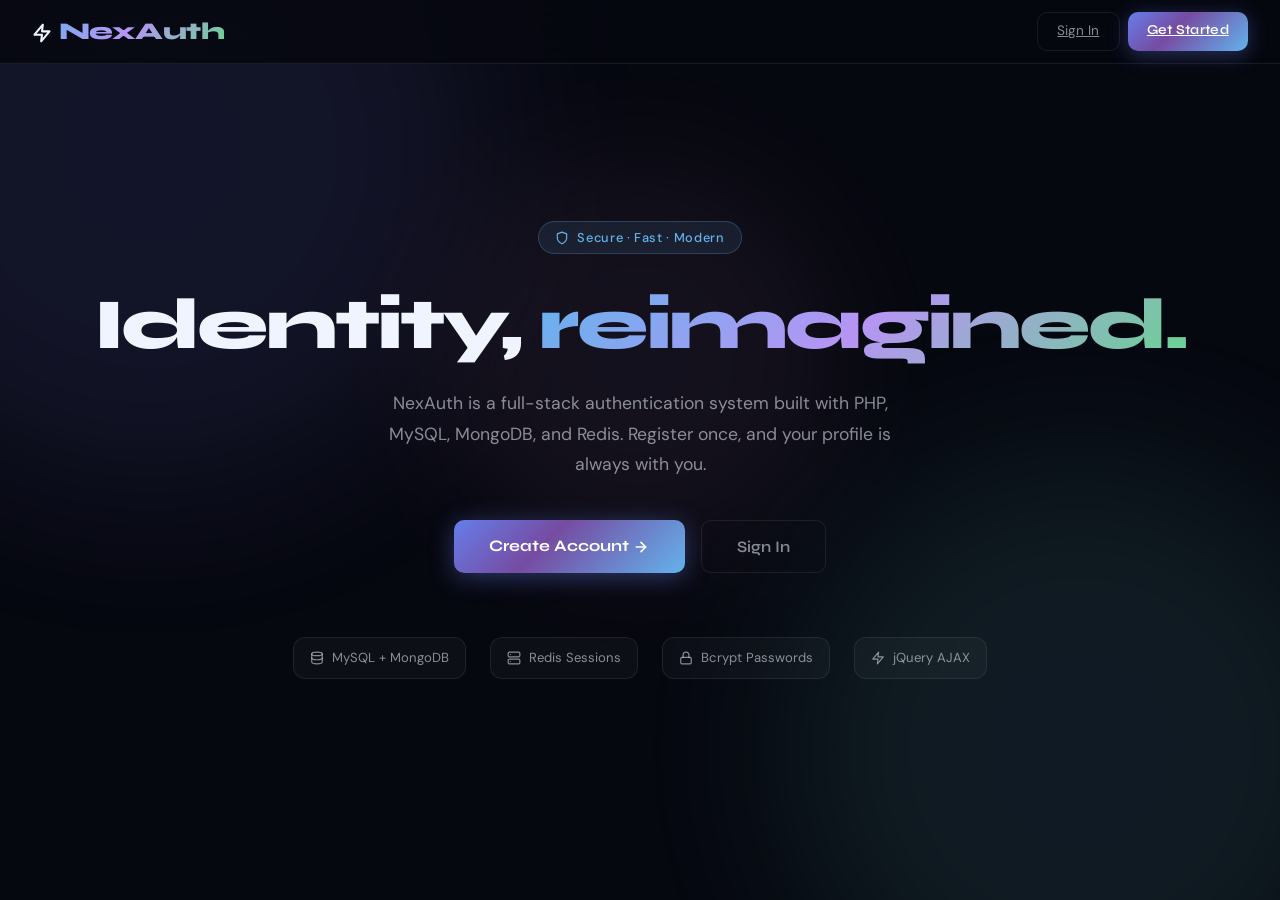
<file: index.html>
<!DOCTYPE html>
<html lang="en">
<head>
  <meta charset="UTF-8" />
  <meta name="viewport" content="width=device-width, initial-scale=1.0"/>
  <title>NexAuth — Welcome</title>
  <link rel="stylesheet" href="https://cdn.jsdelivr.net/npm/bootstrap@5.3.2/dist/css/bootstrap.min.css"/>
  <link rel="stylesheet" href="css/style.css"/>
</head>
<body>
  <div class="aurora-bg"><div class="aurora-orb"></div></div>

  <nav class="top-nav">
    <span class="brand-logo">
      <svg xmlns="http://www.w3.org/2000/svg" width="20" height="20" viewBox="0 0 24 24" fill="none" stroke="currentColor" stroke-width="2.5" stroke-linecap="round" stroke-linejoin="round"><polygon points="13 2 3 14 12 14 11 22 21 10 12 10 13 2"></polygon></svg>
      NexAuth
    </span>
    <div class="d-flex gap-2">
      <a href="login.html" class="btn-ghost">Sign In</a>
      <a href="register.html" class="btn-aurora btn-nav">Get Started</a>
    </div>
  </nav>

  <div class="hero-section">
    <div class="hero-badge">
      <svg xmlns="http://www.w3.org/2000/svg" width="14" height="14" viewBox="0 0 24 24" fill="none" stroke="currentColor" stroke-width="2" stroke-linecap="round" stroke-linejoin="round"><path d="M12 22s8-4 8-10V5l-8-3-8 3v7c0 6 8 10 8 10z"></path></svg>
      Secure · Fast · Modern
    </div>
    <h1 class="hero-title">Identity, <span class="gradient-text">reimagined.</span></h1>
    <p class="hero-desc">
      NexAuth is a full-stack authentication system built with PHP, MySQL, MongoDB, and Redis.
      Register once, and your profile is always with you.
    </p>
    <div class="hero-actions">
      <a href="register.html" class="btn-hero-primary">
        Create Account
        <svg xmlns="http://www.w3.org/2000/svg" width="16" height="16" viewBox="0 0 24 24" fill="none" stroke="currentColor" stroke-width="2.5" stroke-linecap="round" stroke-linejoin="round"><line x1="5" y1="12" x2="19" y2="12"></line><polyline points="12 5 19 12 12 19"></polyline></svg>
      </a>
      <a href="login.html" class="btn-hero-secondary">Sign In</a>
    </div>
    <div class="features-row">
      <div class="feature-chip">
        <svg xmlns="http://www.w3.org/2000/svg" width="14" height="14" viewBox="0 0 24 24" fill="none" stroke="currentColor" stroke-width="2" stroke-linecap="round" stroke-linejoin="round"><ellipse cx="12" cy="5" rx="9" ry="3"></ellipse><path d="M21 12c0 1.66-4 3-9 3s-9-1.34-9-3"></path><path d="M3 5v14c0 1.66 4 3 9 3s9-1.34 9-3V5"></path></svg>
        MySQL + MongoDB
      </div>
      <div class="feature-chip">
        <svg xmlns="http://www.w3.org/2000/svg" width="14" height="14" viewBox="0 0 24 24" fill="none" stroke="currentColor" stroke-width="2" stroke-linecap="round" stroke-linejoin="round"><rect x="2" y="2" width="20" height="8" rx="2" ry="2"></rect><rect x="2" y="14" width="20" height="8" rx="2" ry="2"></rect><line x1="6" y1="6" x2="6.01" y2="6"></line><line x1="6" y1="18" x2="6.01" y2="18"></line></svg>
        Redis Sessions
      </div>
      <div class="feature-chip">
        <svg xmlns="http://www.w3.org/2000/svg" width="14" height="14" viewBox="0 0 24 24" fill="none" stroke="currentColor" stroke-width="2" stroke-linecap="round" stroke-linejoin="round"><rect x="3" y="11" width="18" height="11" rx="2" ry="2"></rect><path d="M7 11V7a5 5 0 0 1 10 0v4"></path></svg>
        Bcrypt Passwords
      </div>
      <div class="feature-chip">
        <svg xmlns="http://www.w3.org/2000/svg" width="14" height="14" viewBox="0 0 24 24" fill="none" stroke="currentColor" stroke-width="2" stroke-linecap="round" stroke-linejoin="round"><polygon points="13 2 3 14 12 14 11 22 21 10 12 10 13 2"></polygon></svg>
        jQuery AJAX
      </div>
    </div>
  </div>

  <script src="https://code.jquery.com/jquery-3.7.1.min.js"></script>
</body>
</html>
</file>
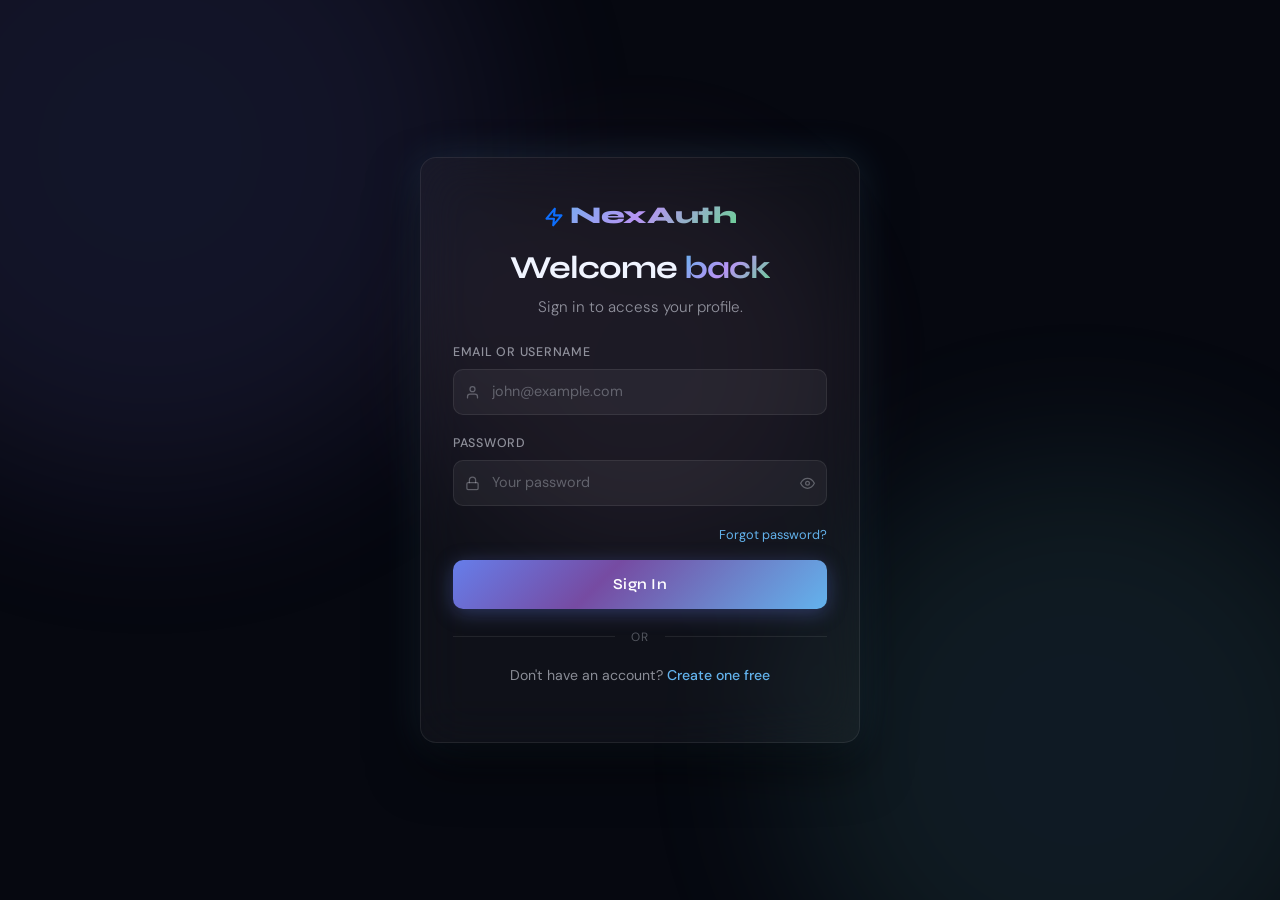
<file: login.html>
<!DOCTYPE html>
<html lang="en">
<head>
  <meta charset="UTF-8" />
  <meta name="viewport" content="width=device-width, initial-scale=1.0"/>
  <title>NexAuth — Sign In</title>
  <link rel="stylesheet" href="https://cdn.jsdelivr.net/npm/bootstrap@5.3.2/dist/css/bootstrap.min.css"/>
  <link rel="stylesheet" href="css/style.css"/>
</head>
<body>
  <div class="aurora-bg"><div class="aurora-orb"></div></div>

  <div class="page-wrapper">
    <div class="glass-card login-card">

      <div class="text-center mb-4 fade-up">
        <a href="index.html" class="brand-logo text-decoration-none d-inline-block mb-3">
          <svg xmlns="http://www.w3.org/2000/svg" width="20" height="20" viewBox="0 0 24 24" fill="none" stroke="currentColor" stroke-width="2.5" stroke-linecap="round" stroke-linejoin="round"><polygon points="13 2 3 14 12 14 11 22 21 10 12 10 13 2"></polygon></svg>
          NexAuth
        </a>
        <h1 class="page-title">Welcome <span class="gradient-text">back</span></h1>
        <p class="page-subtitle mt-1">Sign in to access your profile.</p>
      </div>

      <div id="alertBox" class="alert-box"></div>

      <form id="loginForm" autocomplete="off">

        <div class="form-group fade-up">
          <label class="form-label">Email or Username</label>
          <div class="input-icon-wrap">
            <span class="input-icon">
              <svg xmlns="http://www.w3.org/2000/svg" width="15" height="15" viewBox="0 0 24 24" fill="none" stroke="currentColor" stroke-width="2" stroke-linecap="round" stroke-linejoin="round"><path d="M20 21v-2a4 4 0 0 0-4-4H8a4 4 0 0 0-4 4v2"></path><circle cx="12" cy="7" r="4"></circle></svg>
            </span>
            <input type="text" id="identifier" class="form-control" placeholder="john@example.com" required />
          </div>
        </div>

        <div class="form-group fade-up">
          <label class="form-label">Password</label>
          <div class="input-icon-wrap">
            <span class="input-icon">
              <svg xmlns="http://www.w3.org/2000/svg" width="15" height="15" viewBox="0 0 24 24" fill="none" stroke="currentColor" stroke-width="2" stroke-linecap="round" stroke-linejoin="round"><rect x="3" y="11" width="18" height="11" rx="2" ry="2"></rect><path d="M7 11V7a5 5 0 0 1 10 0v4"></path></svg>
            </span>
            <input type="password" id="password" class="form-control" placeholder="Your password" required />
            <button type="button" class="password-toggle" id="togglePwd">
              <svg id="eyeIcon" xmlns="http://www.w3.org/2000/svg" width="15" height="15" viewBox="0 0 24 24" fill="none" stroke="currentColor" stroke-width="2" stroke-linecap="round" stroke-linejoin="round"><path d="M1 12s4-8 11-8 11 8 11 8-4 8-11 8-11-8-11-8z"></path><circle cx="12" cy="12" r="3"></circle></svg>
            </button>
          </div>
        </div>

        <div class="d-flex justify-content-end mb-3 fade-up">
          <a href="#" class="forgot-link">Forgot password?</a>
        </div>

        <div class="fade-up">
          <button type="submit" class="btn-aurora" id="submitBtn">
            <span id="btnText">Sign In</span>
          </button>
        </div>

      </form>

      <div class="divider-text fade-up">or</div>

      <p class="auth-link fade-up">
        Don't have an account? <a href="register.html">Create one free</a>
      </p>

    </div>
  </div>

  <script src="https://code.jquery.com/jquery-3.7.1.min.js"></script>
  <script src="js/login.js"></script>
</body>
</html>
</file>
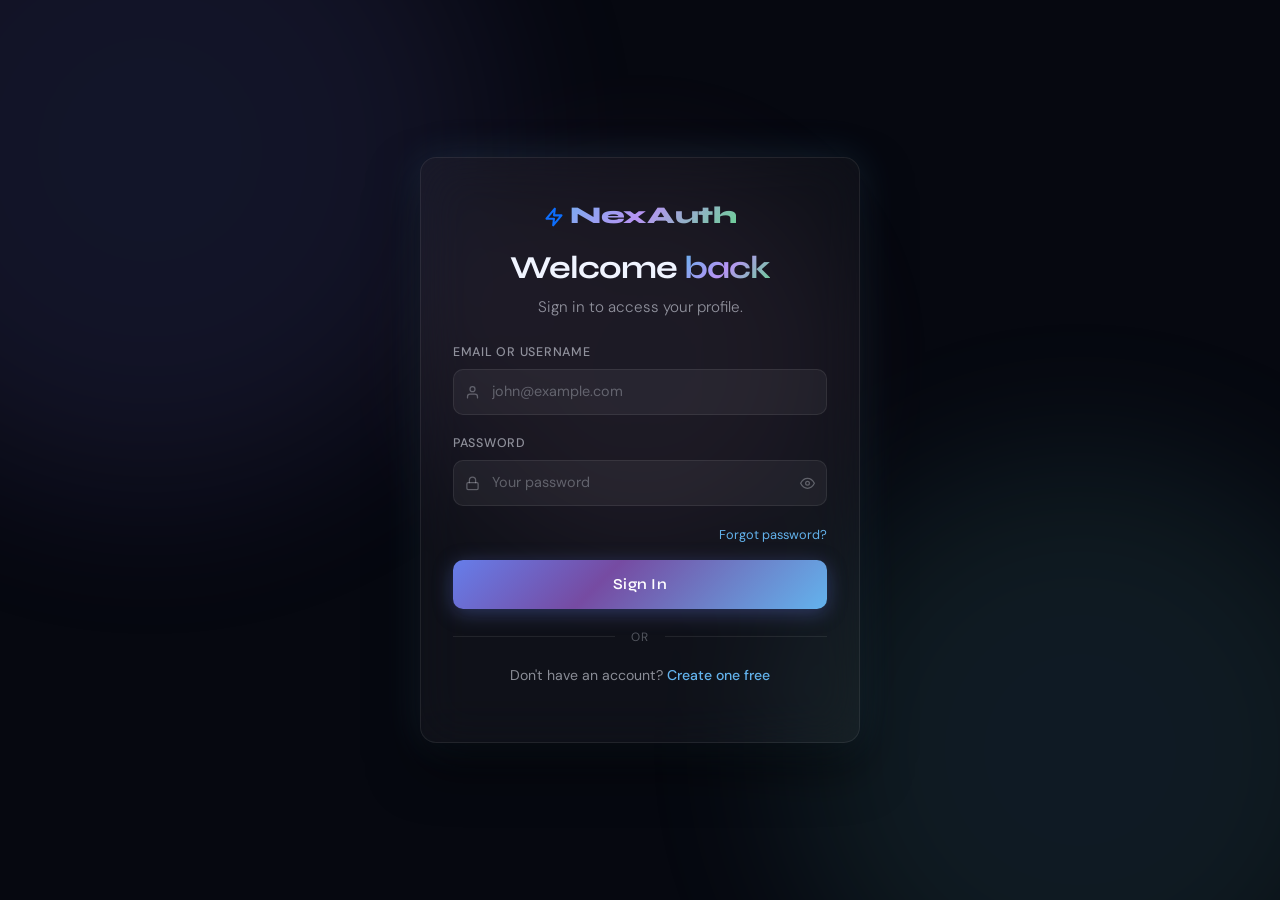
<file: profile.html>
<!DOCTYPE html>
<html lang="en">
<head>
  <meta charset="UTF-8" />
  <meta name="viewport" content="width=device-width, initial-scale=1.0"/>
  <title>NexAuth — My Profile</title>
  <link rel="stylesheet" href="https://cdn.jsdelivr.net/npm/bootstrap@5.3.2/dist/css/bootstrap.min.css"/>
  <link rel="stylesheet" href="css/style.css"/>
</head>
<body>
  <div class="aurora-bg"><div class="aurora-orb"></div></div>

  <!-- Navbar -->
  <nav class="top-nav">
    <span class="brand-logo">
      <svg xmlns="http://www.w3.org/2000/svg" width="20" height="20" viewBox="0 0 24 24" fill="none" stroke="currentColor" stroke-width="2.5" stroke-linecap="round" stroke-linejoin="round"><polygon points="13 2 3 14 12 14 11 22 21 10 12 10 13 2"></polygon></svg>
      NexAuth
    </span>
    <div class="d-flex align-items-center gap-3">
      <span id="navUsername" class="stat-pill">
        <svg class="online-dot" xmlns="http://www.w3.org/2000/svg" width="8" height="8" viewBox="0 0 24 24" fill="#68d391"><circle cx="12" cy="12" r="10"></circle></svg>
        Online
      </span>
      <button class="btn-danger nav-logout-btn" id="logoutBtn">
        <svg xmlns="http://www.w3.org/2000/svg" width="14" height="14" viewBox="0 0 24 24" fill="none" stroke="currentColor" stroke-width="2" stroke-linecap="round" stroke-linejoin="round"><path d="M9 21H5a2 2 0 0 1-2-2V5a2 2 0 0 1 2-2h4"></path><polyline points="16 17 21 12 16 7"></polyline><line x1="21" y1="12" x2="9" y2="12"></line></svg>
        Logout
      </button>
    </div>
  </nav>

  <!-- Main Content -->
  <div class="profile-layout profile-layout-content">
    <div class="container profile-container">

      <!-- Global alert -->
      <div id="globalAlert" class="alert-box mb-3"></div>

      <!-- Profile Header Card -->
      <div class="glass-card p-4 mb-3 fade-up">
        <div class="d-flex align-items-center gap-3 flex-wrap">
          <div class="avatar-circle" id="avatarCircle">?</div>
          <div class="flex-grow-1">
            <h2 class="page-title profile-name-title" id="profileName">Loading…</h2>
            <div class="d-flex gap-2 mt-1 flex-wrap" id="profileMeta">
              <span class="stat-pill">
                <svg xmlns="http://www.w3.org/2000/svg" width="12" height="12" viewBox="0 0 24 24" fill="none" stroke="currentColor" stroke-width="2" stroke-linecap="round" stroke-linejoin="round"><circle cx="12" cy="12" r="4"></circle><path d="M16 8v5a3 3 0 0 0 6 0v-1a10 10 0 1 0-3.92 7.94"></path></svg>
                <span id="profileUsername">—</span>
              </span>
              <span class="stat-pill">
                <svg xmlns="http://www.w3.org/2000/svg" width="12" height="12" viewBox="0 0 24 24" fill="none" stroke="currentColor" stroke-width="2" stroke-linecap="round" stroke-linejoin="round"><path d="M4 4h16c1.1 0 2 .9 2 2v12c0 1.1-.9 2-2 2H4c-1.1 0-2-.9-2-2V6c0-1.1.9-2 2-2z"></path><polyline points="22,6 12,13 2,6"></polyline></svg>
                <span id="profileEmail">—</span>
              </span>
            </div>
          </div>
          <div class="d-flex gap-2">
            <button class="btn-ghost" id="editBtn">
              <svg xmlns="http://www.w3.org/2000/svg" width="14" height="14" viewBox="0 0 24 24" fill="none" stroke="currentColor" stroke-width="2" stroke-linecap="round" stroke-linejoin="round"><path d="M11 4H4a2 2 0 0 0-2 2v14a2 2 0 0 0 2 2h14a2 2 0 0 0 2-2v-7"></path><path d="M18.5 2.5a2.121 2.121 0 0 1 3 3L12 15l-4 1 1-4 9.5-9.5z"></path></svg>
              Edit Profile
            </button>
            <button class="btn-aurora profile-save-btn" id="saveBtn">
              <span id="saveBtnText">Save Changes</span>
            </button>
            <button class="btn-ghost profile-cancel-btn" id="cancelBtn">Cancel</button>
          </div>
        </div>
      </div>

      <div class="row g-3">

        <!-- Personal Info -->
        <div class="col-md-6 fade-up">
          <div class="glass-card p-4 h-100">
            <p class="section-heading">
              <svg xmlns="http://www.w3.org/2000/svg" width="14" height="14" viewBox="0 0 24 24" fill="none" stroke="currentColor" stroke-width="2" stroke-linecap="round" stroke-linejoin="round"><rect x="2" y="5" width="20" height="14" rx="2"></rect><line x1="2" y1="10" x2="22" y2="10"></line></svg>
              Personal Info
            </p>
            <div id="alertBox" class="alert-box mb-2"></div>

            <!-- View Mode -->
            <div id="viewMode">
              <div class="info-row">
                <div class="info-icon blue">
                  <svg xmlns="http://www.w3.org/2000/svg" width="14" height="14" viewBox="0 0 24 24" fill="none" stroke="currentColor" stroke-width="2" stroke-linecap="round" stroke-linejoin="round"><rect x="3" y="4" width="18" height="18" rx="2" ry="2"></rect><line x1="16" y1="2" x2="16" y2="6"></line><line x1="8" y1="2" x2="8" y2="6"></line><line x1="3" y1="10" x2="21" y2="10"></line></svg>
                </div>
                <div>
                  <div class="info-label">Date of Birth</div>
                  <div class="info-value" id="view-dob">—</div>
                </div>
              </div>
              <div class="info-row">
                <div class="info-icon violet">
                  <svg xmlns="http://www.w3.org/2000/svg" width="14" height="14" viewBox="0 0 24 24" fill="none" stroke="currentColor" stroke-width="2" stroke-linecap="round" stroke-linejoin="round"><path d="M20 21v-2a4 4 0 0 0-4-4H8a4 4 0 0 0-4 4v2"></path><circle cx="12" cy="7" r="4"></circle></svg>
                </div>
                <div>
                  <div class="info-label">Age</div>
                  <div class="info-value" id="view-age">—</div>
                </div>
              </div>
              <div class="info-row">
                <div class="info-icon emerald">
                  <svg xmlns="http://www.w3.org/2000/svg" width="14" height="14" viewBox="0 0 24 24" fill="none" stroke="currentColor" stroke-width="2" stroke-linecap="round" stroke-linejoin="round"><path d="M17 21v-2a4 4 0 0 0-4-4H5a4 4 0 0 0-4 4v2"></path><circle cx="9" cy="7" r="4"></circle><path d="M23 21v-2a4 4 0 0 0-3-3.87"></path><path d="M16 3.13a4 4 0 0 1 0 7.75"></path></svg>
                </div>
                <div>
                  <div class="info-label">Gender</div>
                  <div class="info-value" id="view-gender">—</div>
                </div>
              </div>
              <div class="info-row">
                <div class="info-icon amber">
                  <svg xmlns="http://www.w3.org/2000/svg" width="14" height="14" viewBox="0 0 24 24" fill="none" stroke="currentColor" stroke-width="2" stroke-linecap="round" stroke-linejoin="round"><path d="M22 16.92v3a2 2 0 0 1-2.18 2 19.79 19.79 0 0 1-8.63-3.07A19.5 19.5 0 0 1 4.69 13.1a19.79 19.79 0 0 1-3.07-8.67A2 2 0 0 1 3.6 2.18h3a2 2 0 0 1 2 1.72c.127.96.361 1.903.7 2.81a2 2 0 0 1-.45 2.11L8.09 9.91a16 16 0 0 0 6 6l1.27-1.27a2 2 0 0 1 2.11-.45c.907.339 1.85.573 2.81.7A2 2 0 0 1 22 16.92z"></path></svg>
                </div>
                <div>
                  <div class="info-label">Contact</div>
                  <div class="info-value" id="view-contact">—</div>
                </div>
              </div>
            </div>

            <!-- Edit Mode -->
            <div id="editMode" class="profile-edit-mode">
              <div class="form-group">
                <label class="form-label">Date of Birth</label>
                <input type="date" id="edit-dob" class="form-control" />
              </div>
              <div class="form-group">
                <label class="form-label">Gender</label>
                <select id="edit-gender" class="form-select">
                  <option value="">Select gender</option>
                  <option value="Male">Male</option>
                  <option value="Female">Female</option>
                  <option value="Non-binary">Non-binary</option>
                  <option value="Prefer not to say">Prefer not to say</option>
                </select>
              </div>
              <div class="form-group">
                <label class="form-label">Contact Number</label>
                <div class="input-icon-wrap">
                  <span class="input-icon">
                    <svg xmlns="http://www.w3.org/2000/svg" width="14" height="14" viewBox="0 0 24 24" fill="none" stroke="currentColor" stroke-width="2" stroke-linecap="round" stroke-linejoin="round"><path d="M22 16.92v3a2 2 0 0 1-2.18 2 19.79 19.79 0 0 1-8.63-3.07A19.5 19.5 0 0 1 4.69 13.1a19.79 19.79 0 0 1-3.07-8.67A2 2 0 0 1 3.6 2.18h3a2 2 0 0 1 2 1.72c.127.96.361 1.903.7 2.81a2 2 0 0 1-.45 2.11L8.09 9.91a16 16 0 0 0 6 6l1.27-1.27a2 2 0 0 1 2.11-.45c.907.339 1.85.573 2.81.7A2 2 0 0 1 22 16.92z"></path></svg>
                  </span>
                  <input type="tel" id="edit-contact" class="form-control" placeholder="+91 98765 43210" />
                </div>
              </div>
            </div>

          </div>
        </div>

        <!-- Additional Details -->
        <div class="col-md-6 fade-up">
          <div class="glass-card p-4 h-100">
            <p class="section-heading">
              <svg xmlns="http://www.w3.org/2000/svg" width="14" height="14" viewBox="0 0 24 24" fill="none" stroke="currentColor" stroke-width="2" stroke-linecap="round" stroke-linejoin="round"><circle cx="12" cy="12" r="10"></circle><line x1="12" y1="16" x2="12" y2="12"></line><line x1="12" y1="8" x2="12.01" y2="8"></line></svg>
              Additional Details
            </p>

            <!-- View Mode -->
            <div id="viewMode2">
              <div class="info-row">
                <div class="info-icon rose">
                  <svg xmlns="http://www.w3.org/2000/svg" width="14" height="14" viewBox="0 0 24 24" fill="none" stroke="currentColor" stroke-width="2" stroke-linecap="round" stroke-linejoin="round"><path d="M21 10c0 7-9 13-9 13s-9-6-9-13a9 9 0 0 1 18 0z"></path><circle cx="12" cy="10" r="3"></circle></svg>
                </div>
                <div>
                  <div class="info-label">City</div>
                  <div class="info-value" id="view-city">—</div>
                </div>
              </div>
              <div class="info-row">
                <div class="info-icon blue">
                  <svg xmlns="http://www.w3.org/2000/svg" width="14" height="14" viewBox="0 0 24 24" fill="none" stroke="currentColor" stroke-width="2" stroke-linecap="round" stroke-linejoin="round"><circle cx="12" cy="12" r="10"></circle><line x1="2" y1="12" x2="22" y2="12"></line><path d="M12 2a15.3 15.3 0 0 1 4 10 15.3 15.3 0 0 1-4 10 15.3 15.3 0 0 1-4-10 15.3 15.3 0 0 1 4-10z"></path></svg>
                </div>
                <div>
                  <div class="info-label">Country</div>
                  <div class="info-value" id="view-country">—</div>
                </div>
              </div>
              <div class="info-row">
                <div class="info-icon violet">
                  <svg xmlns="http://www.w3.org/2000/svg" width="14" height="14" viewBox="0 0 24 24" fill="none" stroke="currentColor" stroke-width="2" stroke-linecap="round" stroke-linejoin="round"><rect x="2" y="7" width="20" height="14" rx="2" ry="2"></rect><path d="M16 21V5a2 2 0 0 0-2-2h-4a2 2 0 0 0-2 2v16"></path></svg>
                </div>
                <div>
                  <div class="info-label">Occupation</div>
                  <div class="info-value" id="view-occupation">—</div>
                </div>
              </div>
              <div class="info-row">
                <div class="info-icon emerald">
                  <svg xmlns="http://www.w3.org/2000/svg" width="14" height="14" viewBox="0 0 24 24" fill="none" stroke="currentColor" stroke-width="2" stroke-linecap="round" stroke-linejoin="round"><path d="M14 2H6a2 2 0 0 0-2 2v16a2 2 0 0 0 2 2h12a2 2 0 0 0 2-2V8z"></path><polyline points="14 2 14 8 20 8"></polyline><line x1="16" y1="13" x2="8" y2="13"></line><line x1="16" y1="17" x2="8" y2="17"></line><polyline points="10 9 9 9 8 9"></polyline></svg>
                </div>
                <div>
                  <div class="info-label">Bio</div>
                  <div class="info-value profile-bio-value" id="view-bio">—</div>
                </div>
              </div>
            </div>

            <!-- Edit Mode -->
            <div id="editMode2" class="profile-edit-mode">
              <div class="row">
                <div class="col-6">
                  <div class="form-group">
                    <label class="form-label">City</label>
                    <div class="input-icon-wrap">
                      <span class="input-icon">
                        <svg xmlns="http://www.w3.org/2000/svg" width="14" height="14" viewBox="0 0 24 24" fill="none" stroke="currentColor" stroke-width="2" stroke-linecap="round" stroke-linejoin="round"><path d="M21 10c0 7-9 13-9 13s-9-6-9-13a9 9 0 0 1 18 0z"></path><circle cx="12" cy="10" r="3"></circle></svg>
                      </span>
                      <input type="text" id="edit-city" class="form-control" placeholder="Hyderabad" />
                    </div>
                  </div>
                </div>
                <div class="col-6">
                  <div class="form-group">
                    <label class="form-label">Country</label>
                    <div class="input-icon-wrap">
                      <span class="input-icon">
                        <svg xmlns="http://www.w3.org/2000/svg" width="14" height="14" viewBox="0 0 24 24" fill="none" stroke="currentColor" stroke-width="2" stroke-linecap="round" stroke-linejoin="round"><circle cx="12" cy="12" r="10"></circle><line x1="2" y1="12" x2="22" y2="12"></line><path d="M12 2a15.3 15.3 0 0 1 4 10 15.3 15.3 0 0 1-4 10 15.3 15.3 0 0 1-4-10 15.3 15.3 0 0 1 4-10z"></path></svg>
                      </span>
                      <input type="text" id="edit-country" class="form-control" placeholder="India" />
                    </div>
                  </div>
                </div>
              </div>
              <div class="form-group">
                <label class="form-label">Occupation</label>
                <div class="input-icon-wrap">
                  <span class="input-icon">
                    <svg xmlns="http://www.w3.org/2000/svg" width="14" height="14" viewBox="0 0 24 24" fill="none" stroke="currentColor" stroke-width="2" stroke-linecap="round" stroke-linejoin="round"><rect x="2" y="7" width="20" height="14" rx="2" ry="2"></rect><path d="M16 21V5a2 2 0 0 0-2-2h-4a2 2 0 0 0-2 2v16"></path></svg>
                  </span>
                  <input type="text" id="edit-occupation" class="form-control" placeholder="Software Engineer" />
                </div>
              </div>
              <div class="form-group">
                <label class="form-label">Bio</label>
                <textarea id="edit-bio" class="form-control profile-bio-textarea" rows="3" placeholder="Tell us about yourself…"></textarea>
              </div>
            </div>

          </div>
        </div>

        <!-- Account Info -->
        <div class="col-12 fade-up">
          <div class="glass-card p-4">
            <p class="section-heading">
              <svg xmlns="http://www.w3.org/2000/svg" width="14" height="14" viewBox="0 0 24 24" fill="none" stroke="currentColor" stroke-width="2" stroke-linecap="round" stroke-linejoin="round"><path d="M12 22s8-4 8-10V5l-8-3-8 3v7c0 6 8 10 8 10z"></path></svg>
              Account Info
            </p>
            <div class="row">
              <div class="col-md-4">
                <div class="info-row">
                  <div class="info-icon blue">
                    <svg xmlns="http://www.w3.org/2000/svg" width="14" height="14" viewBox="0 0 24 24" fill="none" stroke="currentColor" stroke-width="2" stroke-linecap="round" stroke-linejoin="round"><rect x="3" y="4" width="18" height="18" rx="2" ry="2"></rect><line x1="16" y1="2" x2="16" y2="6"></line><line x1="8" y1="2" x2="8" y2="6"></line><line x1="3" y1="10" x2="21" y2="10"></line></svg>
                  </div>
                  <div>
                    <div class="info-label">Member Since</div>
                    <div class="info-value" id="view-joined">—</div>
                  </div>
                </div>
              </div>
              <div class="col-md-4">
                <div class="info-row">
                  <div class="info-icon emerald">
                    <svg xmlns="http://www.w3.org/2000/svg" width="14" height="14" viewBox="0 0 24 24" fill="none" stroke="currentColor" stroke-width="2" stroke-linecap="round" stroke-linejoin="round"><path d="M22 11.08V12a10 10 0 1 1-5.93-9.14"></path><polyline points="22 4 12 14.01 9 11.01"></polyline></svg>
                  </div>
                  <div>
                    <div class="info-label">Account Status</div>
                    <div class="info-value account-status-active">Active</div>
                  </div>
                </div>
              </div>
              <div class="col-md-4">
                <div class="info-row">
                  <div class="info-icon amber">
                    <svg xmlns="http://www.w3.org/2000/svg" width="14" height="14" viewBox="0 0 24 24" fill="none" stroke="currentColor" stroke-width="2" stroke-linecap="round" stroke-linejoin="round"><path d="M20 21v-2a4 4 0 0 0-4-4H8a4 4 0 0 0-4 4v2"></path><circle cx="12" cy="7" r="4"></circle><polyline points="16 11 18 13 22 9"></polyline></svg>
                  </div>
                  <div>
                    <div class="info-label">Role</div>
                    <div class="info-value" id="view-role">Member</div>
                  </div>
                </div>
              </div>
            </div>
          </div>
        </div>

      </div>
    </div>
  </div>

  <script src="https://code.jquery.com/jquery-3.7.1.min.js"></script>
  <script src="js/profile.js"></script>
</body>
</html>
</file>
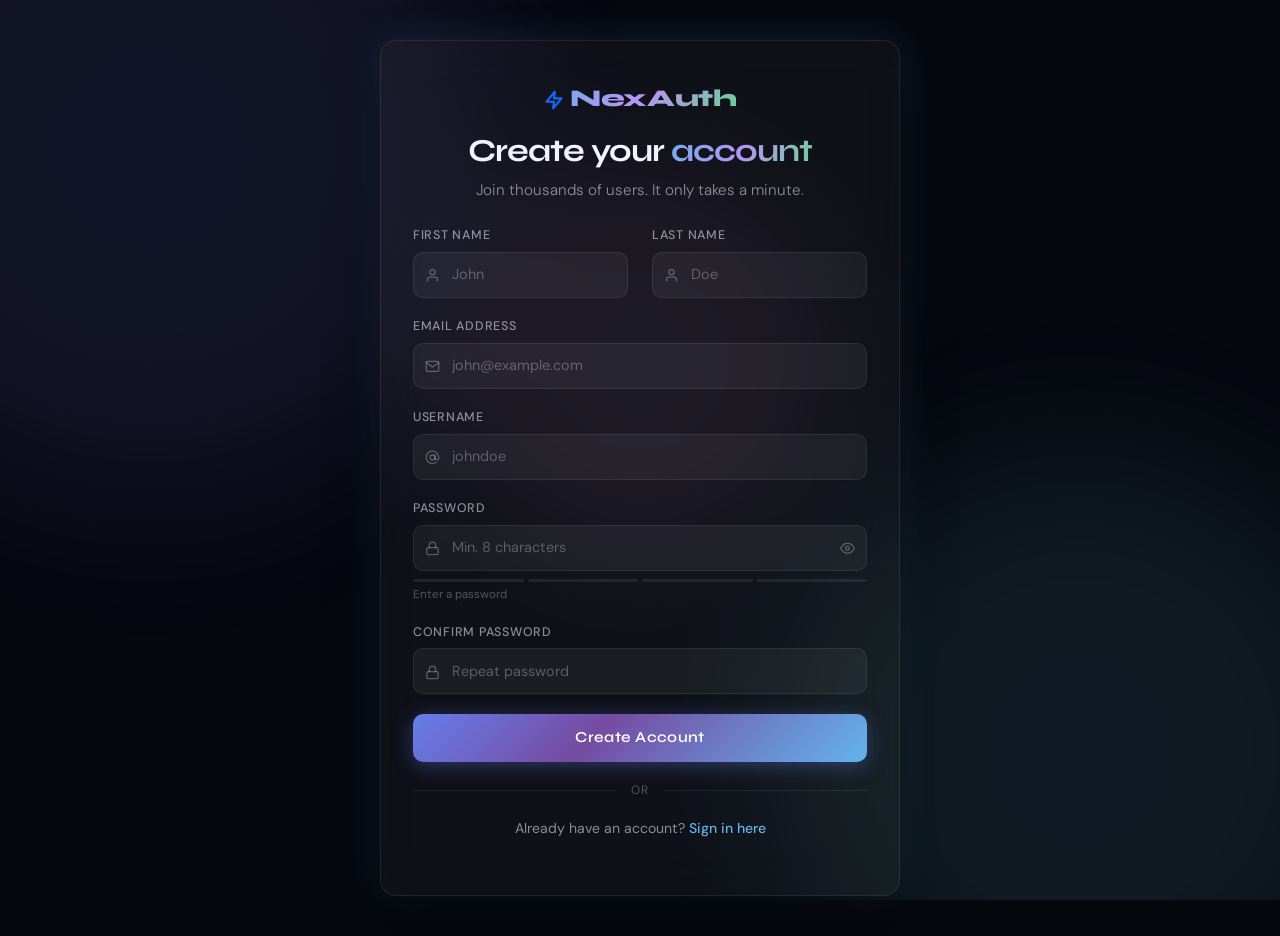
<file: register.html>
<!DOCTYPE html>
<html lang="en">
<head>
  <meta charset="UTF-8" />
  <meta name="viewport" content="width=device-width, initial-scale=1.0"/>
  <title>NexAuth — Create Account</title>
  <link rel="stylesheet" href="https://cdn.jsdelivr.net/npm/bootstrap@5.3.2/dist/css/bootstrap.min.css"/>
  <link rel="stylesheet" href="css/style.css"/>
</head>
<body>
  <div class="aurora-bg"><div class="aurora-orb"></div></div>

  <div class="page-wrapper">
    <div class="glass-card register-card">

      <div class="text-center mb-4 fade-up">
        <a href="index.html" class="brand-logo text-decoration-none d-inline-block mb-3">
          <svg xmlns="http://www.w3.org/2000/svg" width="20" height="20" viewBox="0 0 24 24" fill="none" stroke="currentColor" stroke-width="2.5" stroke-linecap="round" stroke-linejoin="round"><polygon points="13 2 3 14 12 14 11 22 21 10 12 10 13 2"></polygon></svg>
          NexAuth
        </a>
        <h1 class="page-title">Create your <span class="gradient-text">account</span></h1>
        <p class="page-subtitle mt-1">Join thousands of users. It only takes a minute.</p>
      </div>

      <div id="alertBox" class="alert-box"></div>

      <form id="registerForm" autocomplete="off">

        <div class="row fade-up">
          <div class="col-6">
            <div class="form-group">
              <label class="form-label">First Name</label>
              <div class="input-icon-wrap">
                <span class="input-icon">
                  <svg xmlns="http://www.w3.org/2000/svg" width="15" height="15" viewBox="0 0 24 24" fill="none" stroke="currentColor" stroke-width="2" stroke-linecap="round" stroke-linejoin="round"><path d="M20 21v-2a4 4 0 0 0-4-4H8a4 4 0 0 0-4 4v2"></path><circle cx="12" cy="7" r="4"></circle></svg>
                </span>
                <input type="text" id="firstName" class="form-control" placeholder="John" required />
              </div>
            </div>
          </div>
          <div class="col-6">
            <div class="form-group">
              <label class="form-label">Last Name</label>
              <div class="input-icon-wrap">
                <span class="input-icon">
                  <svg xmlns="http://www.w3.org/2000/svg" width="15" height="15" viewBox="0 0 24 24" fill="none" stroke="currentColor" stroke-width="2" stroke-linecap="round" stroke-linejoin="round"><path d="M20 21v-2a4 4 0 0 0-4-4H8a4 4 0 0 0-4 4v2"></path><circle cx="12" cy="7" r="4"></circle></svg>
                </span>
                <input type="text" id="lastName" class="form-control" placeholder="Doe" required />
              </div>
            </div>
          </div>
        </div>

        <div class="form-group fade-up">
          <label class="form-label">Email Address</label>
          <div class="input-icon-wrap">
            <span class="input-icon">
              <svg xmlns="http://www.w3.org/2000/svg" width="15" height="15" viewBox="0 0 24 24" fill="none" stroke="currentColor" stroke-width="2" stroke-linecap="round" stroke-linejoin="round"><path d="M4 4h16c1.1 0 2 .9 2 2v12c0 1.1-.9 2-2 2H4c-1.1 0-2-.9-2-2V6c0-1.1.9-2 2-2z"></path><polyline points="22,6 12,13 2,6"></polyline></svg>
            </span>
            <input type="email" id="email" class="form-control" placeholder="john@example.com" required />
          </div>
        </div>

        <div class="form-group fade-up">
          <label class="form-label">Username</label>
          <div class="input-icon-wrap">
            <span class="input-icon">
              <svg xmlns="http://www.w3.org/2000/svg" width="15" height="15" viewBox="0 0 24 24" fill="none" stroke="currentColor" stroke-width="2" stroke-linecap="round" stroke-linejoin="round"><circle cx="12" cy="12" r="4"></circle><path d="M16 8v5a3 3 0 0 0 6 0v-1a10 10 0 1 0-3.92 7.94"></path></svg>
            </span>
            <input type="text" id="username" class="form-control" placeholder="johndoe" required />
          </div>
        </div>

        <div class="form-group fade-up">
          <label class="form-label">Password</label>
          <div class="input-icon-wrap">
            <span class="input-icon">
              <svg xmlns="http://www.w3.org/2000/svg" width="15" height="15" viewBox="0 0 24 24" fill="none" stroke="currentColor" stroke-width="2" stroke-linecap="round" stroke-linejoin="round"><rect x="3" y="11" width="18" height="11" rx="2" ry="2"></rect><path d="M7 11V7a5 5 0 0 1 10 0v4"></path></svg>
            </span>
            <input type="password" id="password" class="form-control" placeholder="Min. 8 characters" required />
            <button type="button" class="password-toggle" id="togglePwd">
              <svg id="eyeIconReg" xmlns="http://www.w3.org/2000/svg" width="15" height="15" viewBox="0 0 24 24" fill="none" stroke="currentColor" stroke-width="2" stroke-linecap="round" stroke-linejoin="round"><path d="M1 12s4-8 11-8 11 8 11 8-4 8-11 8-11-8-11-8z"></path><circle cx="12" cy="12" r="3"></circle></svg>
            </button>
          </div>
          <div class="strength-bar-wrap mt-2">
            <div class="strength-segment" id="s1"></div>
            <div class="strength-segment" id="s2"></div>
            <div class="strength-segment" id="s3"></div>
            <div class="strength-segment" id="s4"></div>
          </div>
          <div class="strength-label" id="strengthLabel">Enter a password</div>
        </div>

        <div class="form-group fade-up">
          <label class="form-label">Confirm Password</label>
          <div class="input-icon-wrap">
            <span class="input-icon">
              <svg xmlns="http://www.w3.org/2000/svg" width="15" height="15" viewBox="0 0 24 24" fill="none" stroke="currentColor" stroke-width="2" stroke-linecap="round" stroke-linejoin="round"><rect x="3" y="11" width="18" height="11" rx="2" ry="2"></rect><path d="M7 11V7a5 5 0 0 1 10 0v4"></path></svg>
            </span>
            <input type="password" id="confirmPassword" class="form-control" placeholder="Repeat password" required />
          </div>
        </div>

        <div class="fade-up mt-3">
          <button type="submit" class="btn-aurora" id="submitBtn">
            <span id="btnText">Create Account</span>
          </button>
        </div>

      </form>

      <div class="divider-text fade-up">or</div>

      <p class="auth-link fade-up">
        Already have an account? <a href="login.html">Sign in here</a>
      </p>

    </div>
  </div>

  <script src="https://code.jquery.com/jquery-3.7.1.min.js"></script>
  <script src="js/register.js"></script>
</body>
</html>
</file>
<file: css/style.css>
/* ============================================
   AURORA DARK — Global Styles
   ============================================ */

@import url('https://fonts.googleapis.com/css2?family=Syne:wght@400;600;700;800&family=DM+Sans:ital,wght@0,300;0,400;0,500;1,300&display=swap');

:root {
  --bg-dark: #060810;
  --bg-card: rgba(255, 255, 255, 0.04);
  --border: rgba(255, 255, 255, 0.08);
  --border-focus: rgba(99, 179, 237, 0.5);
  --text-primary: #f0f4ff;
  --text-secondary: rgba(240, 244, 255, 0.55);
  --text-muted: rgba(240, 244, 255, 0.3);
  --accent-blue: #63b3ed;
  --accent-violet: #b794f4;
  --accent-emerald: #68d391;
  --accent-rose: #fc8181;
  --accent-amber: #f6ad55;
  --gradient-aurora: linear-gradient(135deg, #667eea 0%, #764ba2 40%, #63b3ed 100%);
  --gradient-text: linear-gradient(135deg, #63b3ed, #b794f4, #68d391);
  --shadow-card: 0 25px 50px rgba(0, 0, 0, 0.5);
  --shadow-glow: 0 0 40px rgba(99, 179, 237, 0.15);
  --radius: 16px;
  --radius-sm: 10px;
  --font-display: 'Syne', sans-serif;
  --font-body: 'DM Sans', sans-serif;
}

*,
*::before,
*::after {
  box-sizing: border-box;
  margin: 0;
  padding: 0;
}

html {
  scroll-behavior: smooth;
}

body {
  font-family: var(--font-body);
  background-color: var(--bg-dark);
  color: var(--text-primary);
  min-height: 100vh;
  overflow-x: hidden;
}

/* Aurora Background */
.aurora-bg {
  position: fixed;
  inset: 0;
  z-index: 0;
  overflow: hidden;
  pointer-events: none;
}

.aurora-bg::before,
.aurora-bg::after {
  content: '';
  position: absolute;
  border-radius: 50%;
  filter: blur(80px);
  opacity: 0.12;
  animation: drift 18s ease-in-out infinite alternate;
}

.aurora-bg::before {
  width: 700px;
  height: 700px;
  background: radial-gradient(circle, #667eea, #764ba2);
  top: -200px;
  left: -200px;
}

.aurora-bg::after {
  width: 600px;
  height: 600px;
  background: radial-gradient(circle, #63b3ed, #68d391);
  bottom: -150px;
  right: -100px;
  animation-delay: -9s;
  opacity: 0.1;
}

.aurora-orb {
  position: absolute;
  border-radius: 50%;
  filter: blur(60px);
  opacity: 0.07;
  animation: drift 22s ease-in-out infinite alternate-reverse;
  width: 400px;
  height: 400px;
  background: radial-gradient(circle, #b794f4, #fc8181);
  top: 40%;
  left: 50%;
  transform: translate(-50%, -50%);
}

@keyframes drift {
  0% {
    transform: translate(0, 0) scale(1);
  }

  33% {
    transform: translate(30px, -40px) scale(1.05);
  }

  66% {
    transform: translate(-20px, 20px) scale(0.97);
  }

  100% {
    transform: translate(10px, -10px) scale(1.02);
  }
}

.page-wrapper {
  position: relative;
  z-index: 1;
  min-height: 100vh;
  display: flex;
  align-items: center;
  justify-content: center;
  padding: 40px 20px;
}

.glass-card {
  background: var(--bg-card);
  backdrop-filter: blur(24px);
  -webkit-backdrop-filter: blur(24px);
  border: 1px solid var(--border);
  border-radius: var(--radius);
  box-shadow: var(--shadow-card), var(--shadow-glow);
  transition: box-shadow 0.3s ease;
}

.glass-card:hover {
  box-shadow: var(--shadow-card), 0 0 60px rgba(99, 179, 237, 0.2);
}

.brand-logo {
  font-family: var(--font-display);
  font-weight: 800;
  font-size: 1.5rem;
  background: var(--gradient-text);
  -webkit-background-clip: text;
  -webkit-text-fill-color: transparent;
  background-clip: text;
  letter-spacing: -0.02em;
}

.page-title {
  font-family: var(--font-display);
  font-weight: 700;
  font-size: 2rem;
  line-height: 1.15;
  letter-spacing: -0.03em;
  color: var(--text-primary);
}

.page-subtitle {
  color: var(--text-secondary);
  font-size: 0.95rem;
  font-weight: 300;
  line-height: 1.6;
}

.gradient-text {
  background: var(--gradient-text);
  -webkit-background-clip: text;
  -webkit-text-fill-color: transparent;
  background-clip: text;
}

.form-group {
  margin-bottom: 1.2rem;
}

.form-label {
  display: block;
  font-size: 0.78rem;
  font-weight: 500;
  letter-spacing: 0.06em;
  text-transform: uppercase;
  color: var(--text-secondary);
  margin-bottom: 0.45rem;
}

.form-control,
.form-select {
  width: 100%;
  background: rgba(255, 255, 255, 0.05) !important;
  border: 1px solid var(--border) !important;
  border-radius: var(--radius-sm) !important;
  color: var(--text-primary) !important;
  font-family: var(--font-body);
  font-size: 0.9rem;
  padding: 0.7rem 1rem;
  transition: all 0.25s ease;
  outline: none !important;
}

.form-control::placeholder {
  color: var(--text-muted) !important;
}

.form-control:focus,
.form-select:focus {
  background: rgba(255, 255, 255, 0.08) !important;
  border-color: var(--border-focus) !important;
  box-shadow: 0 0 0 3px rgba(99, 179, 237, 0.12) !important;
  color: var(--text-primary) !important;
}

.form-select option {
  background-color: #1a1f35;
  color: var(--text-primary);
}

.input-icon-wrap {
  position: relative;
}

.input-icon-wrap .input-icon {
  position: absolute;
  left: 12px;
  top: 50%;
  transform: translateY(-50%);
  color: var(--text-muted);
  font-size: 0.85rem;
  pointer-events: none;
  transition: color 0.2s;
}

.input-icon-wrap .form-control {
  padding-left: 2.4rem !important;
}

.input-icon-wrap:focus-within .input-icon {
  color: var(--accent-blue);
}

.password-toggle {
  position: absolute;
  right: 12px;
  top: 50%;
  transform: translateY(-50%);
  color: var(--text-muted);
  cursor: pointer;
  font-size: 0.85rem;
  transition: color 0.2s;
  background: none;
  border: none;
  padding: 0;
}

.password-toggle:hover {
  color: var(--accent-blue);
}

.btn-aurora {
  width: 100%;
  padding: 0.8rem 1.5rem;
  background: var(--gradient-aurora);
  border: none;
  border-radius: var(--radius-sm);
  color: #fff;
  font-family: var(--font-display);
  font-weight: 600;
  font-size: 0.95rem;
  letter-spacing: 0.02em;
  cursor: pointer;
  position: relative;
  overflow: hidden;
  transition: all 0.3s ease;
  box-shadow: 0 4px 20px rgba(102, 126, 234, 0.35);
}

.btn-aurora::before {
  content: '';
  position: absolute;
  inset: 0;
  background: rgba(255, 255, 255, 0);
  transition: background 0.3s;
}

.btn-aurora:hover {
  transform: translateY(-2px);
  box-shadow: 0 8px 30px rgba(102, 126, 234, 0.5);
}

.btn-aurora:hover::before {
  background: rgba(255, 255, 255, 0.08);
}

.btn-aurora:active {
  transform: translateY(0);
}

.btn-aurora:disabled {
  opacity: 0.6;
  cursor: not-allowed;
  transform: none;
}

.btn-ghost {
  background: transparent;
  border: 1px solid var(--border);
  border-radius: var(--radius-sm);
  color: var(--text-secondary);
  font-family: var(--font-body);
  font-size: 0.85rem;
  padding: 0.55rem 1.2rem;
  cursor: pointer;
  transition: all 0.2s ease;
}

.btn-ghost:hover {
  border-color: var(--accent-blue);
  color: var(--accent-blue);
  background: rgba(99, 179, 237, 0.07);
}

.btn-danger {
  background: linear-gradient(135deg, #e53e3e, #c53030);
  border: none;
  border-radius: var(--radius-sm);
  color: #fff;
  font-family: var(--font-body);
  font-size: 0.85rem;
  padding: 0.55rem 1.2rem;
  cursor: pointer;
  transition: all 0.2s ease;
}

.btn-danger:hover {
  transform: translateY(-1px);
  box-shadow: 0 4px 15px rgba(229, 62, 62, 0.4);
}

.alert-box {
  padding: 0.75rem 1rem;
  border-radius: var(--radius-sm);
  font-size: 0.85rem;
  display: none;
  align-items: center;
  gap: 0.6rem;
  margin-bottom: 1rem;
}

.alert-box.show {
  display: flex;
}

.alert-error {
  background: rgba(252, 129, 129, 0.1);
  border: 1px solid rgba(252, 129, 129, 0.3);
  color: var(--accent-rose);
}

.alert-success {
  background: rgba(104, 211, 145, 0.1);
  border: 1px solid rgba(104, 211, 145, 0.3);
  color: var(--accent-emerald);
}

.alert-info {
  background: rgba(99, 179, 237, 0.1);
  border: 1px solid rgba(99, 179, 237, 0.3);
  color: var(--accent-blue);
}

.divider-text {
  display: flex;
  align-items: center;
  gap: 1rem;
  color: var(--text-muted);
  font-size: 0.75rem;
  letter-spacing: 0.1em;
  text-transform: uppercase;
  margin: 1.2rem 0;
}

.divider-text::before,
.divider-text::after {
  content: '';
  flex: 1;
  height: 1px;
  background: var(--border);
}

.auth-link {
  color: var(--text-secondary);
  font-size: 0.88rem;
  text-align: center;
}

.auth-link a {
  color: var(--accent-blue);
  text-decoration: none;
  font-weight: 500;
  transition: color 0.2s;
}

.auth-link a:hover {
  color: var(--accent-violet);
}

.strength-bar-wrap {
  display: flex;
  gap: 4px;
  margin-top: 6px;
}

.strength-segment {
  height: 3px;
  flex: 1;
  border-radius: 2px;
  background: var(--border);
  transition: background 0.3s ease;
}

.strength-segment.weak {
  background: var(--accent-rose);
}

.strength-segment.fair {
  background: var(--accent-amber);
}

.strength-segment.strong {
  background: var(--accent-emerald);
}

.strength-label {
  font-size: 0.72rem;
  color: var(--text-muted);
  margin-top: 4px;
}

.spinner {
  width: 18px;
  height: 18px;
  border: 2px solid rgba(255, 255, 255, 0.3);
  border-top-color: #fff;
  border-radius: 50%;
  animation: spin 0.7s linear infinite;
  display: inline-block;
}

@keyframes spin {
  to {
    transform: rotate(360deg);
  }
}

.fade-up {
  opacity: 0;
  transform: translateY(20px);
  animation: fadeUp 0.5s ease forwards;
}

@keyframes fadeUp {
  to {
    opacity: 1;
    transform: translateY(0);
  }
}

.fade-up:nth-child(1) {
  animation-delay: 0.05s;
}

.fade-up:nth-child(2) {
  animation-delay: 0.1s;
}

.fade-up:nth-child(3) {
  animation-delay: 0.15s;
}

.fade-up:nth-child(4) {
  animation-delay: 0.2s;
}

.fade-up:nth-child(5) {
  animation-delay: 0.25s;
}

.fade-up:nth-child(6) {
  animation-delay: 0.3s;
}

.top-nav {
  position: fixed;
  top: 0;
  left: 0;
  right: 0;
  z-index: 100;
  background: rgba(6, 8, 16, 0.85);
  backdrop-filter: blur(20px);
  -webkit-backdrop-filter: blur(20px);
  border-bottom: 1px solid var(--border);
  padding: 0 2rem;
  height: 64px;
  display: flex;
  align-items: center;
  justify-content: space-between;
}

/* ══════════════════════════════════════
   PROFILE PAGE — profile.html
══════════════════════════════════════ */

.profile-layout {
  padding-top: 84px;
  padding-bottom: 40px;
  min-height: 100vh;
}

.profile-layout-content {
  position: relative;
  z-index: 1;
}

.profile-container {
  max-width: 900px;
}

.profile-name-title {
  font-size: 1.6rem;
}

.profile-save-btn {
  display: none;
  width: auto;
  padding: 0.55rem 1.2rem;
  font-size: 0.85rem;
}

.profile-cancel-btn {
  display: none;
}

.profile-edit-mode {
  display: none;
}

.profile-bio-value {
  font-size: 0.85rem;
  line-height: 1.5;
}

.profile-bio-textarea {
  resize: none;
}

.account-status-active {
  color: var(--accent-emerald);
}

.online-dot {
  color: var(--accent-emerald);
  font-size: 0.5rem;
}

.nav-logout-btn {
  font-size: 0.8rem;
  padding: 0.4rem 1rem;
}

.avatar-circle {
  width: 80px;
  height: 80px;
  border-radius: 50%;
  background: var(--gradient-aurora);
  display: flex;
  align-items: center;
  justify-content: center;
  font-family: var(--font-display);
  font-weight: 800;
  font-size: 2rem;
  color: #fff;
  flex-shrink: 0;
  box-shadow: 0 0 0 4px rgba(99, 179, 237, 0.2);
}

.stat-pill {
  display: inline-flex;
  align-items: center;
  gap: 6px;
  padding: 4px 12px;
  border-radius: 20px;
  font-size: 0.78rem;
  font-weight: 500;
  background: rgba(255, 255, 255, 0.05);
  border: 1px solid var(--border);
  color: var(--text-secondary);
}

.section-heading {
  font-family: var(--font-display);
  font-size: 1rem;
  font-weight: 700;
  letter-spacing: 0.06em;
  text-transform: uppercase;
  color: var(--text-muted);
  margin-bottom: 1rem;
}

.info-row {
  display: flex;
  align-items: center;
  gap: 0.75rem;
  padding: 0.85rem 0;
  border-bottom: 1px solid var(--border);
}

.info-row:last-child {
  border-bottom: none;
}

.info-icon {
  width: 32px;
  height: 32px;
  border-radius: 8px;
  display: flex;
  align-items: center;
  justify-content: center;
  font-size: 0.8rem;
  flex-shrink: 0;
}

.info-icon.blue {
  background: rgba(99, 179, 237, 0.1);
  color: var(--accent-blue);
}

.info-icon.violet {
  background: rgba(183, 148, 244, 0.1);
  color: var(--accent-violet);
}

.info-icon.emerald {
  background: rgba(104, 211, 145, 0.1);
  color: var(--accent-emerald);
}

.info-icon.amber {
  background: rgba(246, 173, 85, 0.1);
  color: var(--accent-amber);
}

.info-icon.rose {
  background: rgba(252, 129, 129, 0.1);
  color: var(--accent-rose);
}

.info-label {
  font-size: 0.75rem;
  color: var(--text-muted);
  text-transform: uppercase;
  letter-spacing: 0.05em;
}

.info-value {
  font-size: 0.92rem;
  color: var(--text-primary);
  font-weight: 400;
}

@media (max-width: 576px) {
  .page-title {
    font-size: 1.6rem;
  }

  .avatar-circle {
    width: 60px;
    height: 60px;
    font-size: 1.5rem;
  }

  .top-nav {
    padding: 0 1rem;
  }
}

/* ══════════════════════════════
   INDEX / LANDING PAGE STYLES
══════════════════════════════ */

.hero-section {
  position: relative;
  z-index: 1;
  min-height: 100vh;
  display: flex;
  flex-direction: column;
  align-items: center;
  justify-content: center;
  text-align: center;
  padding: 40px 24px;
}

.hero-badge {
  display: inline-flex;
  align-items: center;
  gap: 8px;
  padding: 6px 16px;
  border-radius: 20px;
  background: rgba(99, 179, 237, 0.1);
  border: 1px solid rgba(99, 179, 237, 0.25);
  color: var(--accent-blue);
  font-size: 0.8rem;
  font-weight: 500;
  letter-spacing: 0.05em;
  margin-bottom: 2rem;
  animation: fadeUp 0.6s ease forwards;
  opacity: 0;
}

.hero-title {
  font-family: var(--font-display);
  font-weight: 800;
  font-size: clamp(2.5rem, 6vw, 4.5rem);
  line-height: 1.08;
  letter-spacing: -0.04em;
  color: var(--text-primary);
  margin-bottom: 1.5rem;
  animation: fadeUp 0.6s 0.1s ease forwards;
  opacity: 0;
}

.hero-desc {
  color: var(--text-secondary);
  font-size: 1.1rem;
  max-width: 520px;
  line-height: 1.75;
  animation: fadeUp 0.6s 0.2s ease forwards;
  opacity: 0;
  margin-bottom: 2.5rem;
}

.hero-actions {
  display: flex;
  gap: 1rem;
  flex-wrap: wrap;
  justify-content: center;
  animation: fadeUp 0.6s 0.3s ease forwards;
  opacity: 0;
}

.btn-hero-primary {
  padding: 0.85rem 2.2rem;
  background: var(--gradient-aurora);
  border: none;
  border-radius: var(--radius-sm);
  color: #fff;
  font-family: var(--font-display);
  font-weight: 700;
  font-size: 1rem;
  text-decoration: none;
  transition: all 0.3s;
  box-shadow: 0 4px 25px rgba(102, 126, 234, 0.4);
}

.btn-hero-primary:hover {
  transform: translateY(-3px);
  box-shadow: 0 10px 40px rgba(102, 126, 234, 0.6);
  color: #fff;
}

.btn-hero-secondary {
  padding: 0.85rem 2.2rem;
  background: transparent;
  border: 1px solid var(--border);
  border-radius: var(--radius-sm);
  color: var(--text-secondary);
  font-family: var(--font-display);
  font-weight: 600;
  font-size: 1rem;
  text-decoration: none;
  transition: all 0.3s;
}

.btn-hero-secondary:hover {
  border-color: var(--accent-violet);
  color: var(--accent-violet);
}

.features-row {
  display: flex;
  gap: 1.5rem;
  margin-top: 4rem;
  flex-wrap: wrap;
  justify-content: center;
  animation: fadeUp 0.6s 0.4s ease forwards;
  opacity: 0;
}

.feature-chip {
  display: flex;
  align-items: center;
  gap: 8px;
  padding: 10px 16px;
  border-radius: 12px;
  background: rgba(255, 255, 255, 0.03);
  border: 1px solid var(--border);
  font-size: 0.82rem;
  color: var(--text-secondary);
}

.feature-chip i {
  color: var(--accent-blue);
}

.btn-nav {
  width: auto;
  padding: 0.5rem 1.2rem;
  font-size: 0.85rem;
}

/* ══════════════════════════════════════
   LOGIN PAGE — login.html
══════════════════════════════════════ */

.login-card {
  width: 100%;
  max-width: 440px;
  padding: 2.5rem 2rem;
}

.forgot-link {
  font-size: 0.8rem;
  color: var(--accent-blue);
  text-decoration: none;
}

.forgot-link:hover {
  text-decoration: underline;
}

/* ══════════════════════════════════════
   REGISTER PAGE — register.html
══════════════════════════════════════ */

.register-card {
  width: 100%;
  max-width: 520px;
  padding: 2.5rem 2rem;
}
</file>
